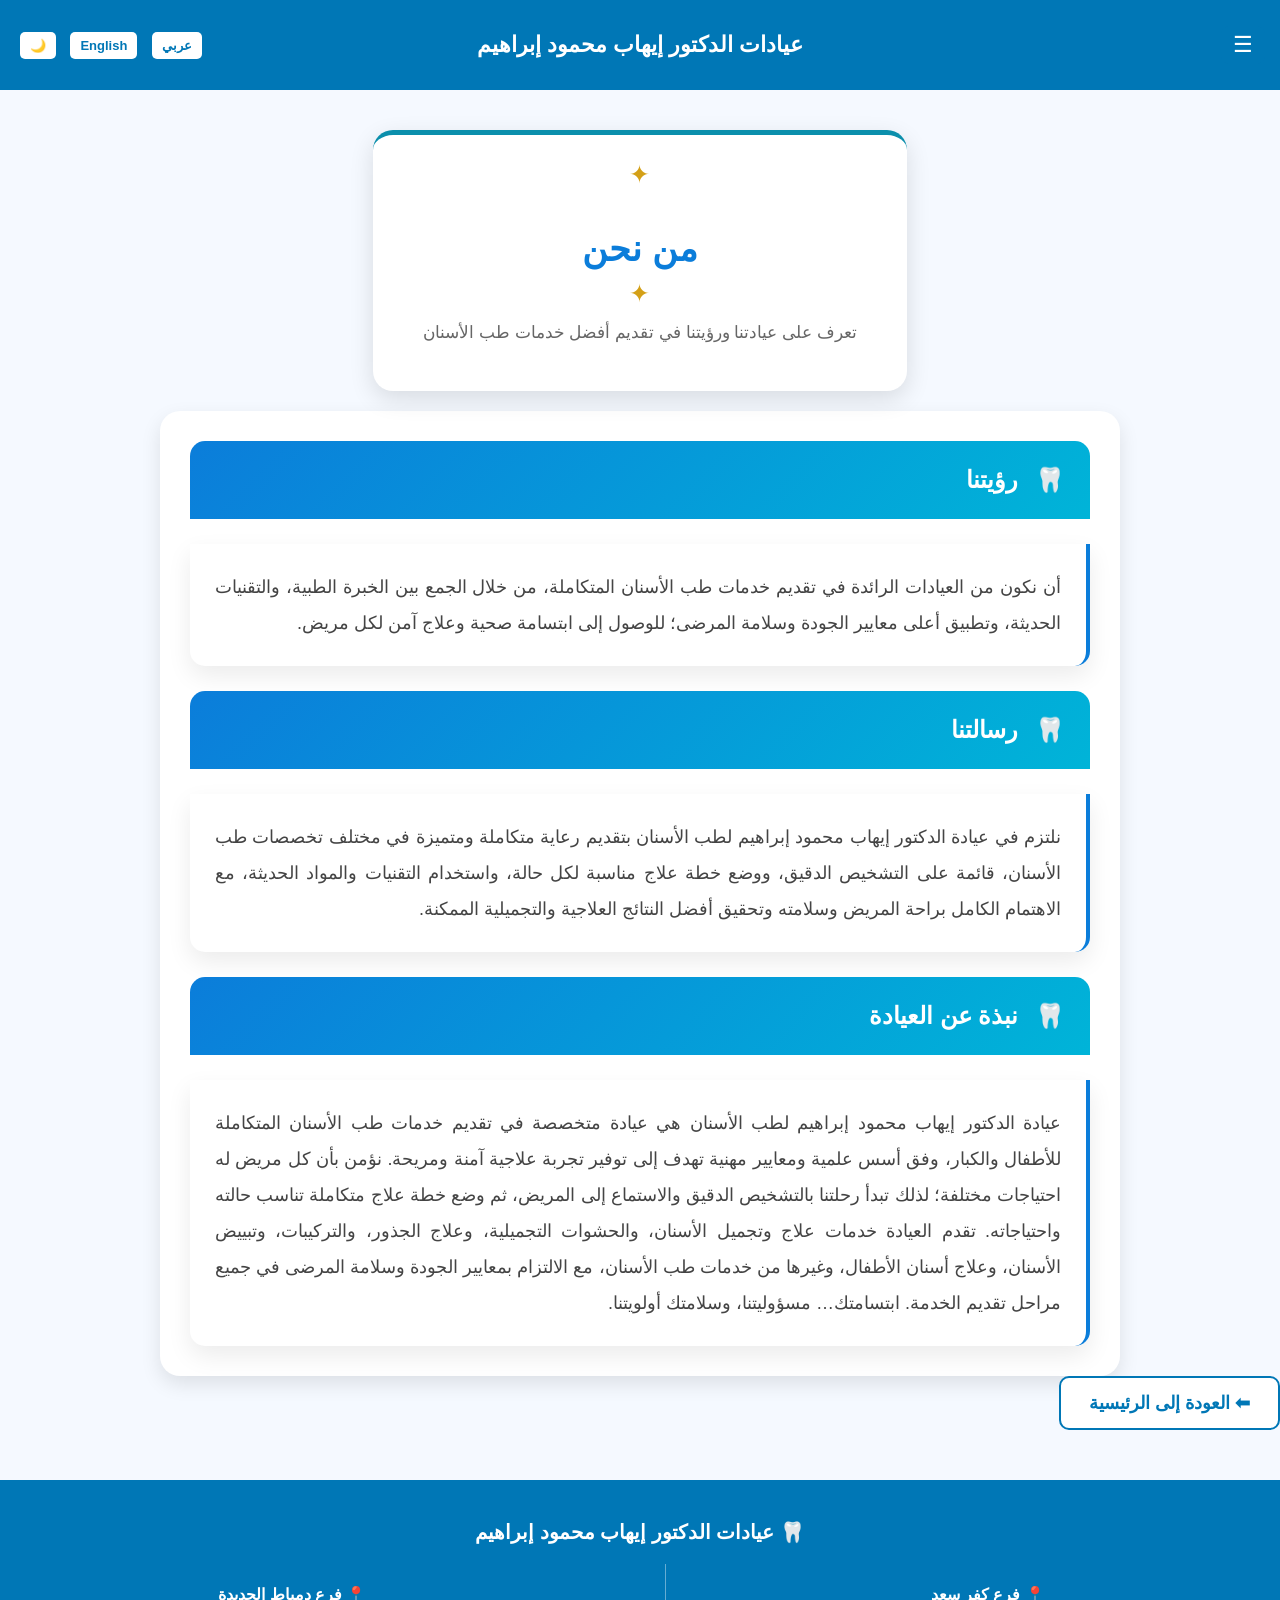
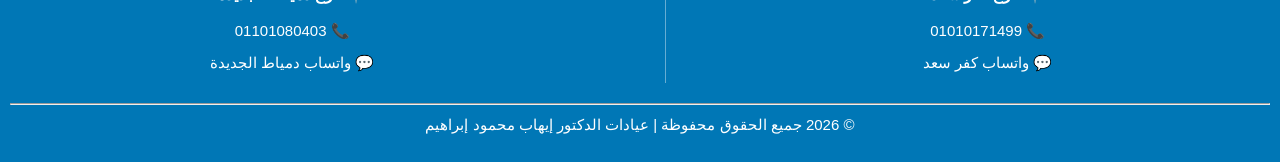
<file: about.html>
<!DOCTYPE html>
<html lang="ar" dir="rtl">

<head>

    <meta charset="UTF-8">
    <meta name="viewport" content="width=device-width, initial-scale=1.0">

    <title>من نحن | دكتور إيهاب محمود إبراهيم لطب الأسنان</title>

<meta name="description" content="تعرف على عيادة أسنان متخصصة تقدم خدمات علاج وتجميل الأسنان للأطفال والكبار في دمياط وكفر سعد.">

<meta name="keywords" content="من نحن, عيادات الدكتور إيهاب محمود إبراهيم, طبيب أسنان دمياط, طبيب أسنان كفر سعد, Dental Clinic">
<meta name="robots" content="index, follow">
<link rel="canonical" href="https://lordehabcom-glitch.github.io/ehab-dental-clinic/about.html">
<meta property="og:title" content="من نحن | عيادات الدكتور إيهاب محمود إبراهيم">

<meta property="og:description" content="تعرف على عيادات الدكتور إيهاب محمود إبراهيم ورسالتها ورؤيتها في تقديم أفضل خدمات طب الأسنان.">

<meta property="og:image" content="https://lordehabcom-glitch.github.io/ehab-dental-clinic/images/hero.jpg">

<meta property="og:url" content="https://lordehabcom-glitch.github.io/ehab-dental-clinic/about.html">
<meta property="og:type" content="website">

<meta property="og:locale" content="ar_EG">
    <link rel="stylesheet" href="css/style.css">

</head>


<body>


<header>


    <h2 id="clinicName" class="clinic-title">
    عيادات الدكتور إيهاب محمود إبراهيم
</h2>


    <div class="menu">

<button class="menu-btn" onclick="toggleMenu()">☰</button>

<div class="menu-content" id="menuContent">

    <a href="index.html" id="homeLink">الرئيسية</a>
    <a href="about.html" id="aboutLink">من نحن</a>
    <a href="services.html" id="servicesLink">الخدمات</a>
    <a href="doctor.html" id="doctorLink">الطبيب</a>
    <a href="contact.html" id="contactLink">تواصل معنا</a>
    <a href="booking.html" id="bookingBtn">احجز موعد</a>

</div>

</div>



    <div class="language">

        <button onclick="changeLanguage('ar')">
            عربي
        </button>


        <button onclick="changeLanguage('en')">
            English
        </button>


        <button id="themeBtn" onclick="toggleTheme()">
            🌙
        </button>

    </div>


</header>





<section class="about-header">

    <div class="about-title-box">
        <span>✦</span>
        <h2 id="aboutTitle">من نحن</h2>
        <span>✦</span>
        <p>تعرف على عيادتنا ورؤيتنا في تقديم أفضل خدمات طب الأسنان</p>
    </div>

</section>


<div class="about-box">

<h3 id="visionTitle">رؤيتنا</h3>

<p id="visionText"></p>


<h3 id="missionTitle">رسالتنا</h3>

<p id="missionText"></p>


<h3 id="aboutClinicTitle">نبذة عن العيادة</h3>

<p id="aboutClinicText"></p>


</div>

</section>
<a href="index.html" class="back-btn">
    ⬅ العودة إلى الرئيسية
</a>



<footer class="footer">

    <h3>🦷 عيادات الدكتور إيهاب محمود إبراهيم</h3>

    <div class="footer-branches">

        <div class="footer-branch">

            <h4>
    <a href="kafr-saad.html">
        📍 فرع كفر سعد
    </a>
</h4>

            <p>
                📞 
                <a href="tel:01010171499">
                    01010171499
                </a>
            </p>

            <p>
                💬 
                <a href="https://wa.me/201010171499" target="_blank">
                    واتساب كفر سعد
                </a>
            </p>

        </div>


        <div class="footer-branch">

           <h4>
    <a href="new-damietta.html">
        📍 فرع دمياط الجديدة
    </a>
</h4>

            <p>
                📞 
                <a href="tel:01101080403">
                    01101080403
                </a>
            </p>

            <p>
                💬 
                <a href="https://wa.me/201101080403" target="_blank">
                    واتساب دمياط الجديدة
                </a>
            </p>

        </div>

    </div>

    <hr>

    <p>
        © 2026 جميع الحقوق محفوظة | عيادات الدكتور إيهاب محمود إبراهيم
    </p>

</footer>


<script src="js/script.js"></script>

<button id="scrollTopBtn" onclick="scrollToTop()">
⬆
</button>
</body>
</html>
</file>
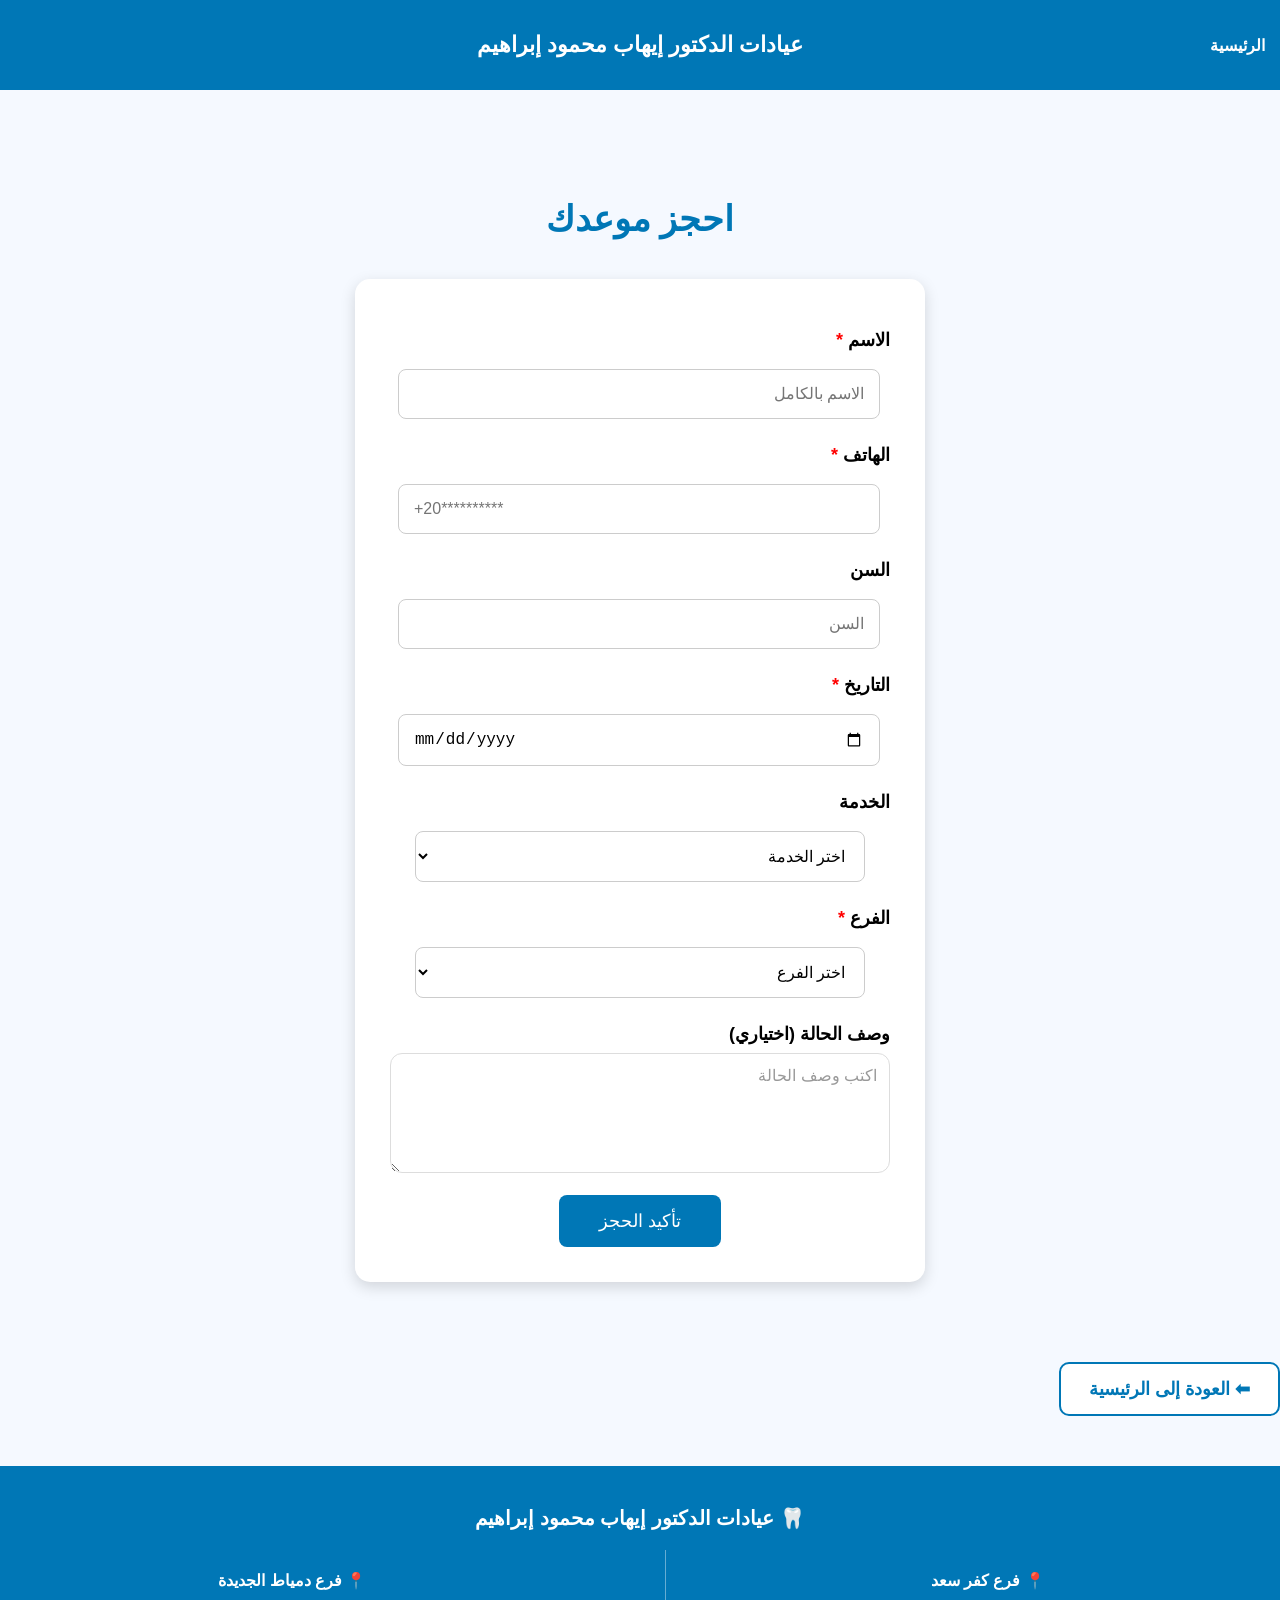
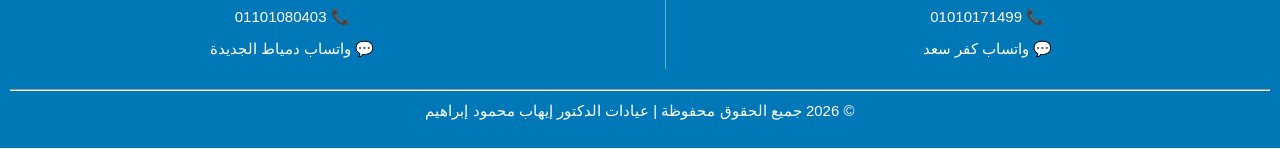
<file: booking.html>
<!DOCTYPE html>
<html lang="ar" dir="rtl">

<head>

<meta charset="UTF-8">
<meta name="viewport" content="width=device-width, initial-scale=1.0">

<title>احجز موعد | عيادات الدكتور إيهاب محمود إبراهيم</title>

<meta name="description" content="احجز موعدك بسهولة في عيادات الدكتور إيهاب محمود إبراهيم لطب الأسنان بفرعي كفر سعد ودمياط الجديدة.">

<meta name="keywords" content="حجز موعد, طبيب أسنان, عيادات الدكتور إيهاب محمود إبراهيم, دمياط, كفر سعد, Dental Clinic">

<meta name="robots" content="index, follow">

<meta name="author" content="Dr. Ehab Mahmoud Ibrahim Clinics">

<link rel="canonical" href="https://lordehabcom-glitch.github.io/ehab-dental-clinic/booking.html">

<meta property="og:title" content="احجز موعد | عيادات الدكتور إيهاب محمود إبراهيم">

<meta property="og:description" content="احجز موعدك الآن في عيادات الدكتور إيهاب محمود إبراهيم لطب الأسنان.">

<meta property="og:image" content="https://lordehabcom-glitch.github.io/ehab-dental-clinic/images/hero.jpg">

<meta property="og:url" content="https://lordehabcom-glitch.github.io/ehab-dental-clinic/booking.html">

<meta property="og:type" content="website">

<meta property="og:locale" content="ar_EG">

<link rel="stylesheet" href="css/style.css">

</head>
<body>

<header>

    <h2 id="clinicName" class="clinic-title">
    عيادات الدكتور إيهاب محمود إبراهيم
</h2>

    <nav>
        <a href="index.html">الرئيسية</a>
    </nav>

</header>

<section class="booking-section">

    <h2>احجز موعدك</h2>

    <form class="booking-form">

        <label>الاسم <span style="color:red">*</span></label>
<input type="text" id="name" placeholder="الاسم بالكامل" required>

<label>الهاتف <span style="color:red">*</span></label>
<input type="tel" id="phone" placeholder="+20**********" required>

<label>السن</label>
<input type="number" id="age" placeholder="السن">

<label>التاريخ <span style="color:red">*</span></label>
<input type="date" id="date" required>
<label>الخدمة</label>
<select id="service">
    <option value="">اختر الخدمة</option>
    <option>الكشف والتشخيص</option>
    <option>تبييض الأسنان</option>
    <option>الحشوات التجميلية</option>
    <option>علاج الجذور وحشو العصب</option>
    <option>تقويم الأسنان</option>
    <option>تركيبات وتيجان الأسنان</option>
    <option>تجميل وتصميم الابتسامة</option>
    <option>الفينير</option>
    <option>علاج اللثة وتنظيف الجير</option>
    <option>زراعة الأسنان</option>
    <option>خلع الأسنان وضروس العقل</option>
    <option>جراحة الوجه والفكين</option>
    <option>  الاطفال</option>
    <option value="other">خدمة أخرى</option>
</select>
<div id="otherServiceBox" style="display:none; margin-top:15px;">
    <label>اكتب اسم الخدمة</label>
    <input type="text" id="otherService" placeholder="اكتب الخدمة المطلوبة">
</div>
<label>الفرع <span style="color:red">*</span></label>

<select id="branch" required>
    <option value="">اختر الفرع</option>
    <option>فرع كفر سعد</option>
    <option>فرع دمياط الجديدة</option>
</select>


<label>وصف الحالة (اختياري)</label>

<textarea id="caseDescription" placeholder="اكتب وصف الحالة"></textarea>
<br><br>
        <button type="button" onclick="sendWhatsApp()">
            تأكيد الحجز
        </button>

    </form>

</section>
<a href="index.html" class="back-btn">
    ⬅ العودة إلى الرئيسية
</a>


<footer class="footer">

    <h3>🦷 عيادات الدكتور إيهاب محمود إبراهيم</h3>

    <div class="footer-branches">

        <div class="footer-branch">

           <h4>
    <a href="kafr-saad.html">
        📍 فرع كفر سعد
    </a>
</h4>

            <p>
                📞 
                <a href="tel:01010171499">
                    01010171499
                </a>
            </p>

            <p>
                💬 
                <a href="https://wa.me/201010171499" target="_blank">
                    واتساب كفر سعد
                </a>
            </p>

        </div>


        <div class="footer-branch">

            <h4>
    <a href="new-damietta.html">
        📍 فرع دمياط الجديدة
    </a>
</h4>

            <p>
                📞 
                <a href="tel:01101080403">
                    01101080403
                </a>
            </p>

            <p>
                💬 
                <a href="https://wa.me/201101080403" target="_blank">
                    واتساب دمياط الجديدة
                </a>
            </p>

        </div>

    </div>

    <hr>

    <p>
        © 2026 جميع الحقوق محفوظة | عيادات الدكتور إيهاب محمود إبراهيم
    </p>

</footer>
<script src="js/script.js"></script>
<button id="scrollTopBtn" onclick="scrollToTop()">
⬆
</button>
</body>
</html>
</file>
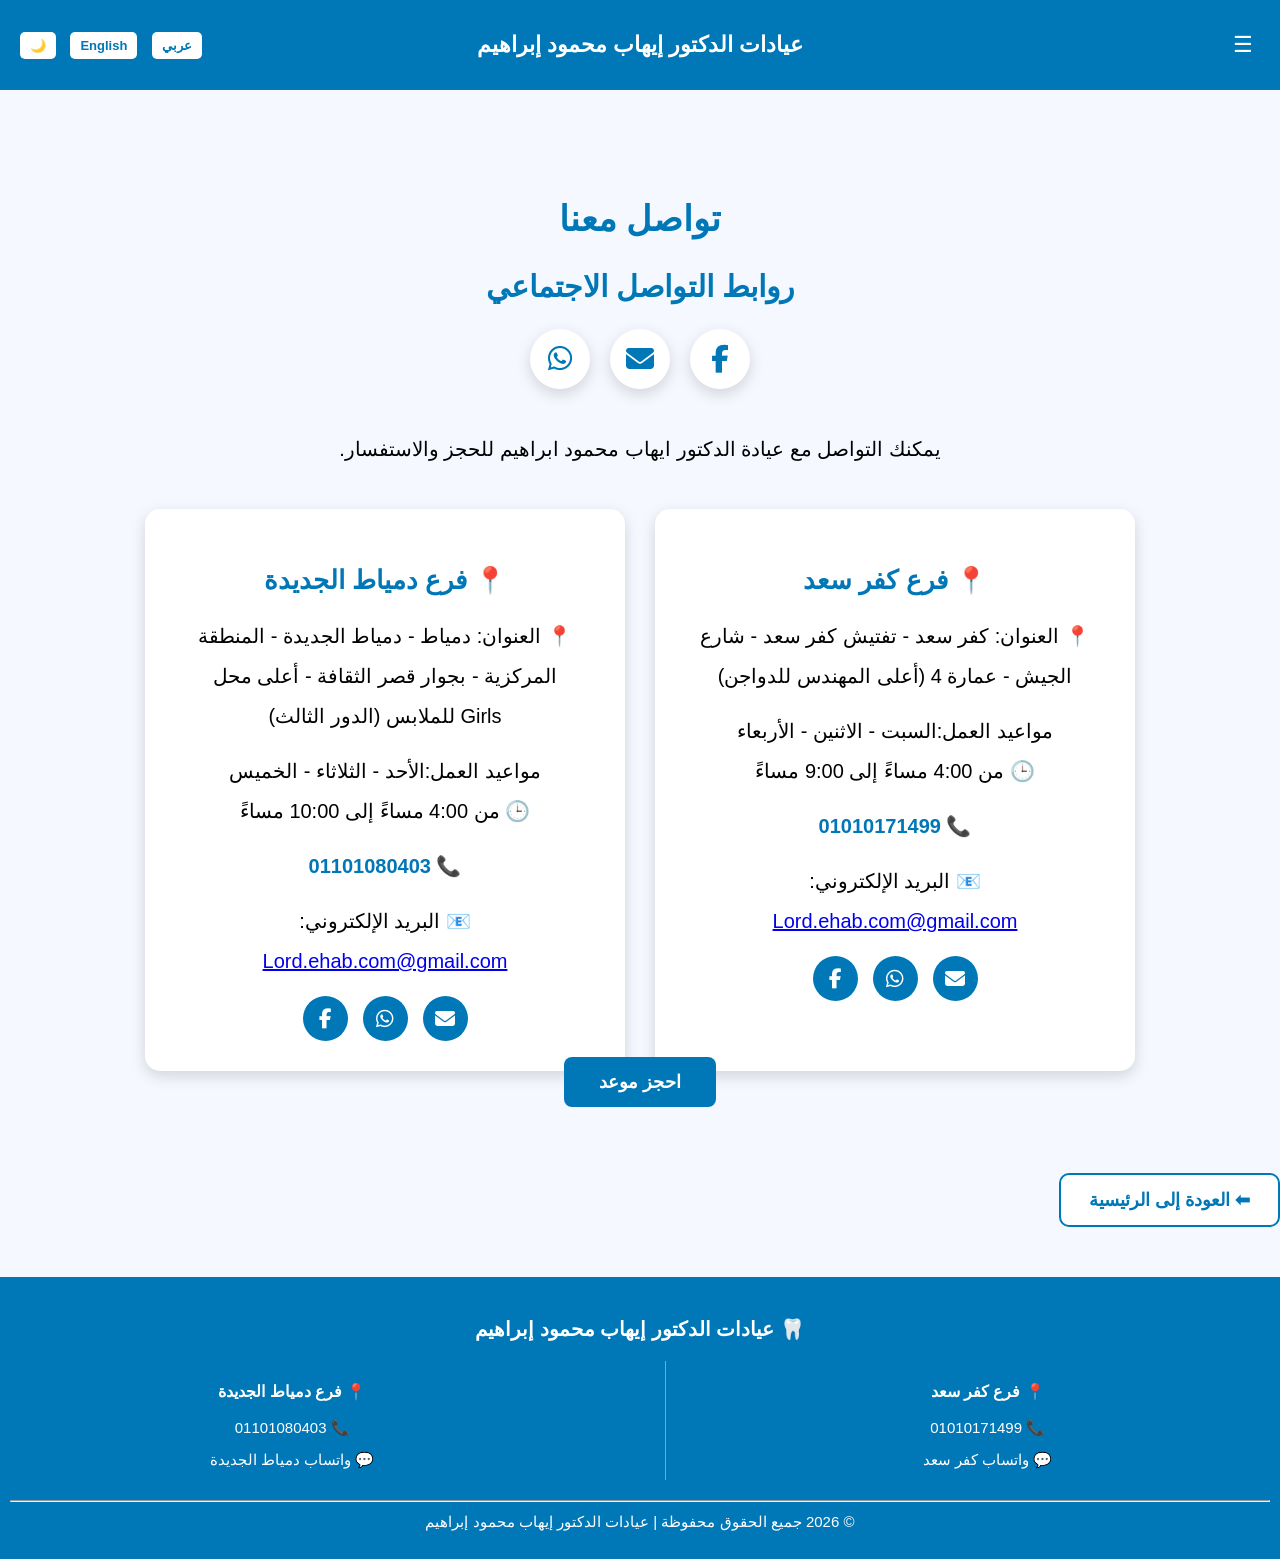
<file: contact.html>
<!DOCTYPE html>
<html lang="ar" dir="rtl">

<head>
<meta charset="UTF-8">
<meta name="viewport" content="width=device-width, initial-scale=1.0">

<title>تواصل معنا | عيادات الدكتور إيهاب محمود إبراهيم</title>

<meta name="description" content="تواصل مع عيادات الدكتور إيهاب محمود إبراهيم لطب الأسنان عبر الهاتف أو واتساب أو البريد الإلكتروني، واحصل على عنوان فرعي كفر سعد ودمياط الجديدة.">

<meta name="keywords" content="تواصل معنا, عيادات الدكتور إيهاب محمود إبراهيم, طبيب أسنان دمياط, طبيب أسنان كفر سعد, واتساب, Dental Clinic">

<meta name="robots" content="index, follow">

<meta name="author" content="Dr. Ehab Mahmoud Ibrahim Clinics">

<link rel="canonical" href="https://lordehabcom-glitch.github.io/ehab-dental-clinic/contact.html">

<meta property="og:title" content="تواصل معنا | عيادات الدكتور إيهاب محمود إبراهيم">

<meta property="og:description" content="يمكنك التواصل مع عيادات الدكتور إيهاب محمود إبراهيم للحجز والاستفسار.">

<meta property="og:image" content="https://lordehabcom-glitch.github.io/ehab-dental-clinic/images/hero.jpg">

<meta property="og:url" content="https://lordehabcom-glitch.github.io/ehab-dental-clinic/contact.html">

<meta property="og:type" content="website">

<meta property="og:locale" content="ar_EG">

<link rel="stylesheet" href="https://cdnjs.cloudflare.com/ajax/libs/font-awesome/6.5.2/css/all.min.css">

<link rel="stylesheet" href="css/style.css">

</head>


<body>


<header>


   <h2 id="clinicName" class="clinic-title">
    عيادات الدكتور إيهاب محمود إبراهيم
</h2>


    <div class="menu">

    <button class="menu-btn" onclick="toggleMenu()">☰</button>

    <div class="menu-content" id="menuContent">

        <a href="index.html" id="homeLink">الرئيسية</a>
        <a href="about.html" id="aboutLink">من نحن</a>
        <a href="services.html" id="servicesLink">الخدمات</a>
        <a href="doctor.html" id="doctorLink">الطبيب</a>
        <a href="contact.html" id="contactLink">تواصل معنا</a>
        <a href="booking.html">احجز موعد</a>

    </div>

</div>



    <div class="language">

        <button onclick="changeLanguage('ar')">
            عربي
        </button>


        <button onclick="changeLanguage('en')">
            English
        </button>


        <button id="themeBtn" onclick="toggleTheme()">
            🌙
        </button>

    </div>


</header>




<section class="contact-section">


    <h2 id="contactTitle">
        تواصل معنا
    </h2>
<h3 class="social-title">
    روابط التواصل الاجتماعي
</h3>
<div class="social-icons">

    <a href="https://www.facebook.com/share/1DNBjy5pjT/" target="_blank" title="فيسبوك">
        <i class="fab fa-facebook-f"></i>
    </a>

    <a href="mailto:Lord.ehab.com@gmail.com" title="الإيميل">
        <i class="fas fa-envelope"></i>
    </a>

    <div class="whatsapp-menu">

    <a href="#" onclick="toggleWhatsapp(event)" title="واتساب">
        <i class="fab fa-whatsapp"></i>
    </a>

    <div class="whatsapp-options" id="whatsappOptions">

        <a href="https://wa.me/201010171499" target="_blank">
            واتساب كفر سعد
        </a>

        <a href="https://wa.me/201101080403" target="_blank">
            واتساب دمياط الجديدة
        </a>

    </div>

</div>

</div>

    <p id="contactDescription">
        يمكنك التواصل مع عيادة الدكتور ايهاب محمود للحجز والاستفسار.
    </p>



<div class="contact-cards">
   <div class="contact-info" id="kafr-saad">

    <h3>📍 فرع كفر سعد</h3>

    <p>
        📍 العنوان: كفر سعد - تفتيش كفر سعد - شارع الجيش - عمارة 4 (أعلى المهندس للدواجن)
    </p>

    <p>
     مواعيد العمل:السبت - الاثنين - الأربعاء
        <br>
       🕒 من 4:00 مساءً إلى 9:00 مساءً
    </p>
   
    <p>
        📞
        <a href="tel:01010171499" class="phone-link">
            01010171499
        </a>
    </p>

    <p>
    📧 البريد الإلكتروني:
    <a href="mailto:Lord.ehab.com@gmail.com">
        Lord.ehab.com@gmail.com
    </a>
</p>

    <div class="branch-icons">

    <a href="mailto:Lord.ehab.com@gmail.com" title="البريد الإلكتروني">
        <i class="fas fa-envelope"></i>
    </a>
<a href="https://wa.me/201010171499" target="_blank" title=" واتساب كفر سعد">
    <i class="fab fa-whatsapp"></i>
</a>
   

    <a href="https://www.facebook.com/share/17uikZDeAR/" target="_blank" title="فيسبوك">
        <i class="fab fa-facebook-f"></i>
    </a>
    </div>
</div>



<div class="contact-info" id="new-damietta">

    <h3>📍 فرع دمياط الجديدة</h3>

    <p>
        📍 العنوان:  دمياط - دمياط الجديدة - المنطقة المركزية - بجوار قصر الثقافة - أعلى محل Girls للملابس (الدور الثالث)
    </p>

    <p>
       مواعيد العمل:الأحد - الثلاثاء - الخميس
        <br>
       🕒 من 4:00 مساءً إلى 10:00 مساءً
    </p>

    <p>
        📞
        <a href="tel:01101080403" class="phone-link">
            01101080403
        </a>
    </p>

    <p>
    📧 البريد الإلكتروني:
    <a href="mailto:Lord.ehab.com@gmail.com">
        Lord.ehab.com@gmail.com
    </a>
</p>
<div class="branch-icons">

    <a href="mailto:Lord.ehab.com@gmail.com" title="البريد الإلكتروني">
        <i class="fas fa-envelope"></i>
    </a>

    <a href="https://wa.me/201101080403" target="_blank" title="واتساب دمياط الجديدة">
        <i class="fab fa-whatsapp"></i>
    </a>

    <a href="https://www.facebook.com/share/1DNBjy5pjT/" target="_blank" title="فيسبوك">
        <i class="fab fa-facebook-f"></i>
    </a>
</div>
</div>

</div>


    <a href="booking.html" class="btn" id="bookingBtn">

        احجز موعد

    </a>



</section>


<a href="index.html" class="back-btn">
    ⬅ العودة إلى الرئيسية
</a>


<footer class="footer">

    <h3>🦷 عيادات الدكتور إيهاب محمود إبراهيم</h3>

    <div class="footer-branches">

        <div class="footer-branch">

            <h4>
    <a href="kafr-saad.html">
        📍 فرع كفر سعد
    </a>
</h4>

            <p>
                📞 
                <a href="tel:01010171499">
                    01010171499
                </a>
            </p>

            <p>
                💬 
                <a href="https://wa.me/201010171499" target="_blank">
                    واتساب كفر سعد
                </a>
            </p>

        </div>


        <div class="footer-branch">

            <h4>
    <a href="new-damietta.html">
        📍 فرع دمياط الجديدة
    </a>
</h4>

            <p>
                📞 
                <a href="tel:01101080403">
                    01101080403
                </a>
            </p>

            <p>
                💬 
                <a href="https://wa.me/201101080403" target="_blank">
                    واتساب دمياط الجديدة
                </a>
            </p>

        </div>

    </div>

    <hr>

    <p>
        © 2026 جميع الحقوق محفوظة | عيادات الدكتور إيهاب محمود إبراهيم
    </p>

</footer>

<script src="js/script.js"></script>

<button id="scrollTopBtn" onclick="scrollToTop()">
⬆
</button>
</body>

</html>
</file>
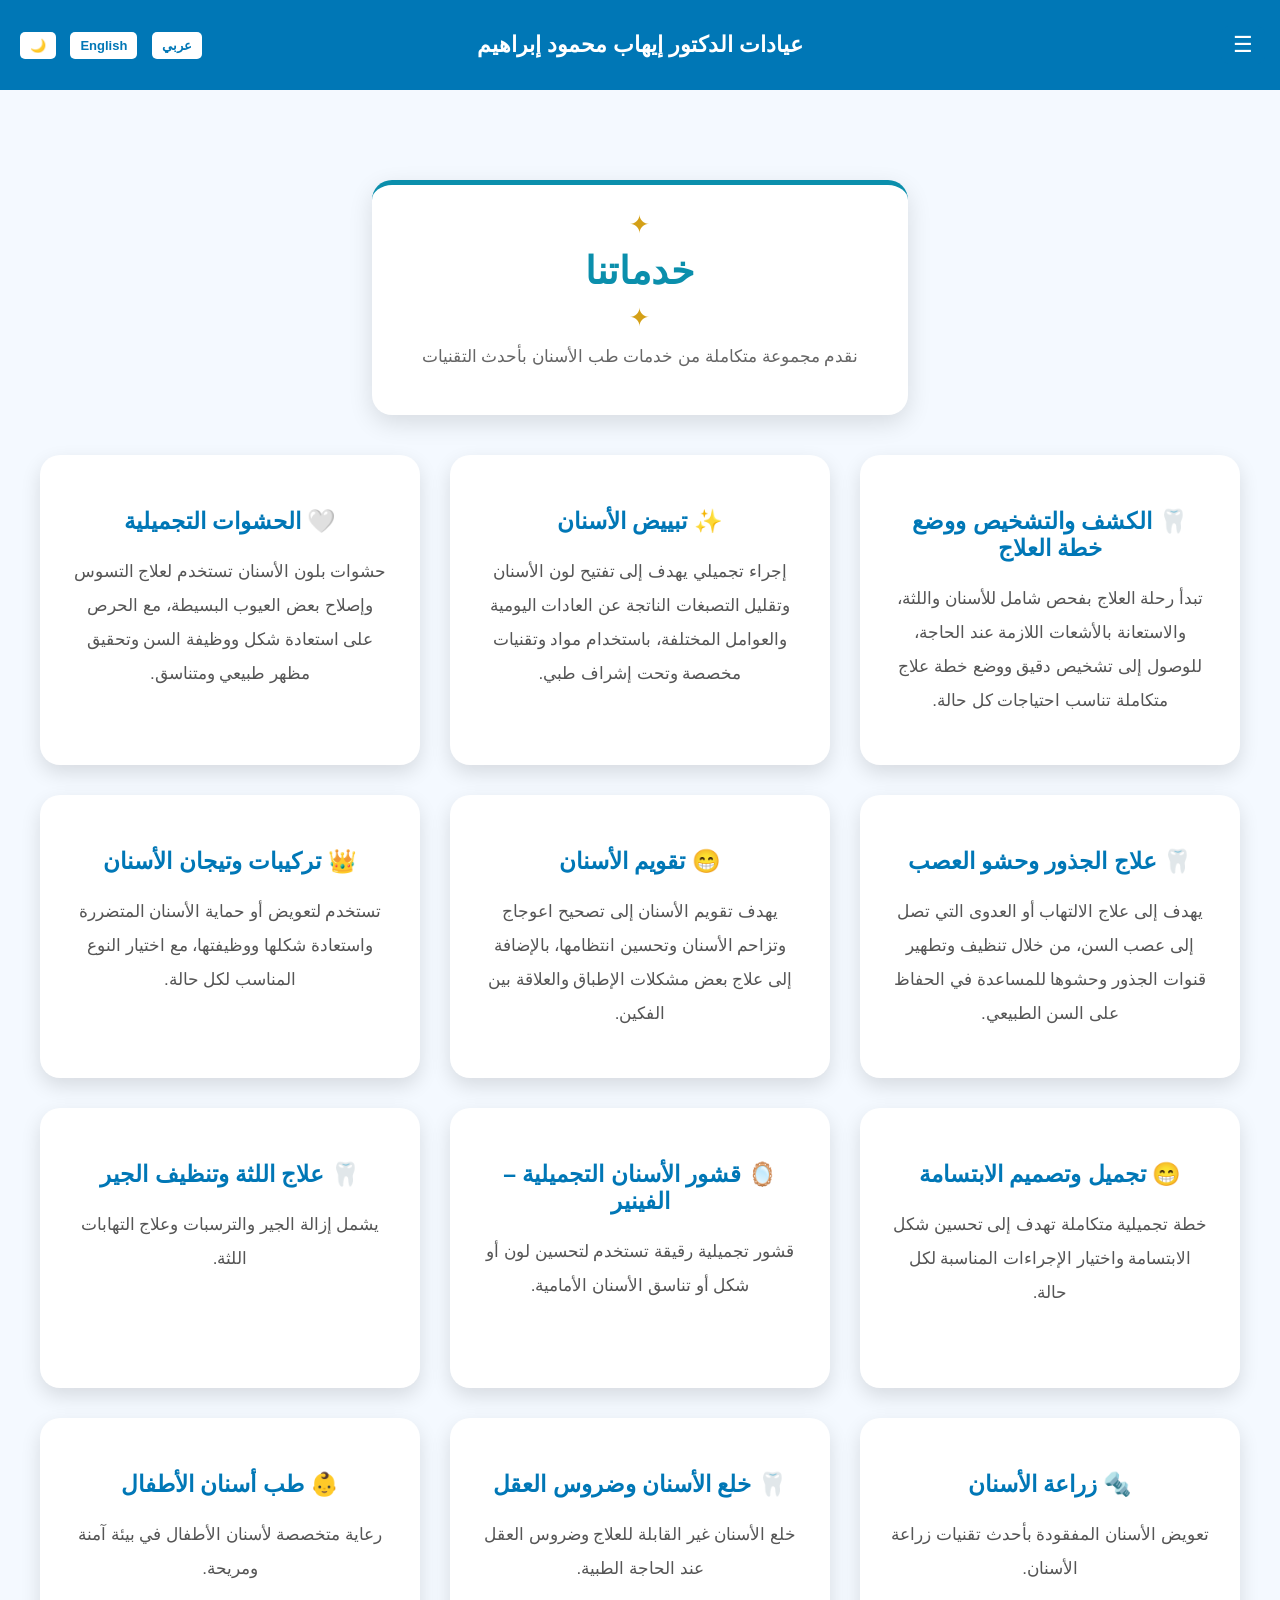
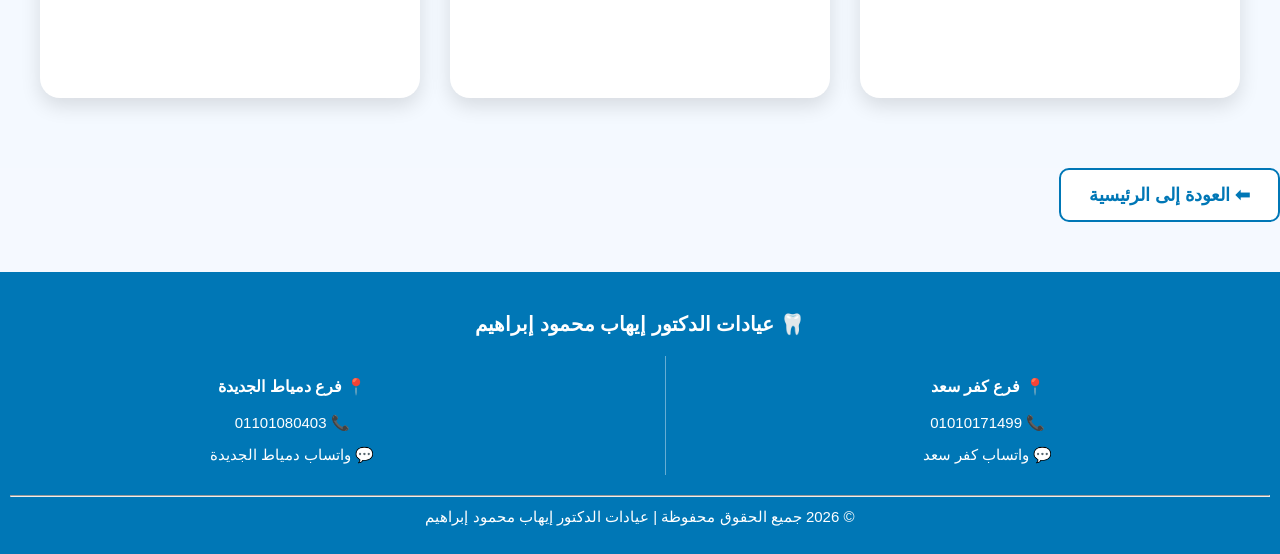
<file: services.html>
<!DOCTYPE html>
<html lang="ar" dir="rtl">

<head>
    <meta charset="UTF-8">
    <meta name="viewport" content="width=device-width, initial-scale=1.0">
    <title>خدمات طب الأسنان | عيادات الدكتور إيهاب محمود إبراهيم</title>
<meta name="description" content="نقدم جميع خدمات طب الأسنان الحديثة: زراعة الأسنان، تقويم الأسنان، تجميل الأسنان، علاج العصب، الحشوات التجميلية، تنظيف الأسنان، وعلاج الأطفال في عيادات الدكتور إيهاب محمود إبراهيم.">

<meta name="keywords" content="خدمات الأسنان, زراعة الأسنان, تقويم الأسنان, علاج العصب, تبييض الأسنان, تجميل الأسنان, طبيب أسنان دمياط, طبيب أسنان كفر سعد">

<meta name="robots" content="index, follow">

<link rel="canonical" href="https://lordehabcom-glitch.github.io/ehab-dental-clinic/services.html">
    <link rel="stylesheet" href="css/style.css">
</head>

<body>


<header>

    <!-- القائمة المنسدلة -->
    <div class="menu">

        <button class="menu-btn" onclick="toggleMenu()">☰</button>

        <div class="menu-content" id="menuContent">

            <a href="index.html" id="homeLink">الرئيسية</a>
            <a href="about.html" id="aboutLink">من نحن</a>
            <a href="services.html" id="servicesLink">الخدمات</a>
            <a href="doctor.html" id="doctorLink">الطبيب</a>
            <a href="contact.html" id="contactLink">تواصل معنا</a>
            <a href="booking.html">احجز موعد</a>

        </div>

    </div>

    <!-- اسم العيادة -->
    <h2 id="clinicName" class="clinic-title">
        عيادات الدكتور إيهاب محمود إبراهيم
    </h2>

    <!-- اللغة والوضع الليلي -->
    <div class="language">

        <button onclick="changeLanguage('ar')">عربي</button>

        <button onclick="changeLanguage('en')">English</button>

        <button id="themeBtn" onclick="toggleTheme()">🌙</button>

    </div>

</header>
<section class="services-section">

    <section class="about-header">

    <div class="about-title-box">
        <span>✦</span>
        <h2 id="servicesTitle">خدماتنا</h2>
        <span>✦</span>
        <p>نقدم مجموعة متكاملة من خدمات طب الأسنان بأحدث التقنيات</p>
    </div>

</section>

   <div class="cards">

<div class="card">
<h3 id="service1">🦷 الكشف والتشخيص ووضع خطة العلاج</h3>
<p id="serviceDesc1">
تبدأ رحلة العلاج بفحص شامل للأسنان واللثة، والاستعانة بالأشعات اللازمة عند الحاجة،
للوصول إلى تشخيص دقيق ووضع خطة علاج متكاملة تناسب احتياجات كل حالة.
</p>
</div>


<div class="card">
<h3 id="service2">✨ تبييض الأسنان</h3>
<p id="serviceDesc2">
إجراء تجميلي يهدف إلى تفتيح لون الأسنان وتقليل التصبغات الناتجة عن العادات اليومية والعوامل المختلفة.
</p>
</div>


<div class="card">
<h3 id="service3">🤍 الحشوات التجميلية</h3>
<p id="serviceDesc3">
حشوات بلون الأسنان تستخدم لعلاج التسوس وإصلاح بعض العيوب البسيطة.
</p>
</div>


<div class="card">
<h3 id="service4">🦷 علاج الجذور وحشو العصب</h3>
<p id="serviceDesc4">
علاج الالتهاب أو العدوى التي تصل إلى عصب السن للحفاظ على السن الطبيعي.
</p>
</div>


<div class="card">
<h3 id="service5">😁 تقويم الأسنان</h3>
<p id="serviceDesc5">
تصحيح اعوجاج وتزاحم الأسنان وتحسين انتظامها.
</p>
</div>


<div class="card">
<h3 id="service6">👑 تركيبات وتيجان الأسنان</h3>
<p id="serviceDesc6">
تعويض أو حماية الأسنان المتضررة واستعادة شكلها ووظيفتها.
</p>
</div>


<div class="card">
<h3 id="service7">😁 تجميل وتصميم الابتسامة</h3>
<p id="serviceDesc7">
خطة تجميلية متكاملة لتحسين شكل الابتسامة.
</p>
</div>


<div class="card">
<h3 id="service8">🪞 قشور الأسنان التجميلية – الفينير</h3>
<p id="serviceDesc8">
قشور تجميلية رقيقة لتحسين لون وشكل الأسنان الأمامية.
</p>
</div>


<div class="card">
<h3 id="service9">🦷 علاج اللثة وتنظيف الجير</h3>
<p id="serviceDesc9">
إزالة الجير وعلاج التهابات اللثة.
</p>
</div>


<div class="card">
<h3 id="service10">🔩 زراعة الأسنان</h3>
<p id="serviceDesc10">
تعويض الأسنان المفقودة بأحدث تقنيات زراعة الأسنان.
</p>
</div>


<div class="card">
<h3 id="service11">🦷 خلع الأسنان وضروس العقل</h3>
<p id="serviceDesc11">
خلع الأسنان غير القابلة للعلاج وضروس العقل عند الحاجة الطبية.
</p>
</div>


<div class="card">
<h3 id="service12">👶 طب أسنان الأطفال</h3>
<p id="serviceDesc12">
رعاية متخصصة لأسنان الأطفال في بيئة آمنة ومريحة.
</p>
</div>

</div>



</div>


    </div>

</section>
<a href="index.html" class="back-btn">
    ⬅ العودة إلى الرئيسية
</a>
</section>

<footer class="footer">

    <h3>🦷 عيادات الدكتور إيهاب محمود إبراهيم</h3>

    <div class="footer-branches">

        <div class="footer-branch">

            <h4>
    <a href="kafr-saad.html">
        📍 فرع كفر سعد
    </a>
</h4>

            <p>
                📞 
                <a href="tel:01010171499">
                    01010171499
                </a>
            </p>

            <p>
                💬 
                <a href="https://wa.me/201010171499" target="_blank">
                    واتساب كفر سعد
                </a>
            </p>

        </div>


        <div class="footer-branch">

            <h4>
    <a href="new-damietta.html">
        📍 فرع دمياط الجديدة
    </a>
</h4>

            <p>
                📞 
                <a href="tel:01101080403">
                    01101080403
                </a>
            </p>

            <p>
                💬 
                <a href="https://wa.me/201101080403" target="_blank">
                    واتساب دمياط الجديدة
                </a>
            </p>

        </div>

    </div>

    <hr>

    <p>
        © 2026 جميع الحقوق محفوظة | عيادات الدكتور إيهاب محمود إبراهيم
    </p>

</footer>
<script src="js/script.js"></script>
<button id="scrollTopBtn" onclick="scrollToTop()">
⬆
</button>
</body>
</html>
</file>
<file: css/style.css>
body{
    background-color:#f5f9ff;
    font-family:Arial, sans-serif;
    margin:0;
    padding:0;
}


/* Header */

header{
    display:flex;
    align-items:center;
    justify-content:space-between;
    padding:15px 20px;
    background:#0077b6;
    position:relative;
    min-height:80px;
    overflow:visible;
}

header h2{
    margin:0;
}

nav a{
    color:white;
    text-decoration:none;
    margin-left:20px;
    font-weight:bold;
    transition:.3s;
}

nav a:hover{
    color:#ffd60a;
}

/* Hero */

.hero{
    background:
        linear-gradient(rgba(0,119,182,.55), rgba(0,119,182,.55)),
        url("../images/hero.jpg");

    background-size:cover;
    background-position:center;
    background-repeat:no-repeat;

    min-height:85vh;

    display:flex;
    flex-direction:column;
    justify-content:center;
    align-items:center;

    text-align:center;
    padding:140px 20px;
}

.hero h1{
    font-size:32px;
    color:white;
    margin-bottom:20px;
    animation:fadeDown 1s ease;
}

.hero p{
    font-size:22px;
    color:white;
    margin-bottom:30px;
    animation:fadeUp 1.2s ease;
}

/* Button */

.btn{
    background:#0077b6;
    color:white;
    text-decoration:none;
    padding:15px 35px;
    border-radius:8px;
    font-size:18px;
    font-weight:bold;
    transition:.3s;
}

.btn:hover{
    background:#023e8a;
    transform:scale(1.05);
}

/* Language Buttons */

.language button{
    background:white;
    color:#0077b6;
    border:none;
    padding:8px 15px;
    margin:5px;
    border-radius:5px;
    cursor:pointer;
    font-weight:bold;
    transition:.3s;
}

.language button:hover{
    background:#caf0f8;
}

/* Services */

.services-section{
    padding:80px 10%;
    text-align:center;
}

.services-section h2{
    font-size:35px;
    margin-bottom:40px;
    color:#0077b6;
}

.cards{
    display:grid;
    grid-template-columns:repeat(3,1fr);
    gap:30px;
    padding:20px;
}

.card{
    background:white;
    padding:30px;
    border-radius:20px;
    box-shadow:0 8px 20px rgba(0,0,0,.12);
    transition:.3s;
    min-height:220px;
}

.card h3{
    color:#0077b6;
    font-size:23px;
    margin-bottom:20px;
}

.card p{
    font-size:17px;
    line-height:2;
    color:#555;
}

.card:hover{
    transform:translateY(-10px);
}

/* Booking */

.booking-section{
    padding:80px 10%;
    text-align:center;
    background:#f5f9ff;
}

.booking-section h2{
    font-size:35px;
    color:#0077b6;
    margin-bottom:40px;
}

.booking-form{
    background:white;
    max-width:500px;
    margin:auto;
    padding:35px;
    border-radius:15px;
    box-shadow:0 5px 15px rgba(0,0,0,.15);
}

.booking-form input{
    width:90%;
    padding:15px;
    margin:10px;
    border:1px solid #ccc;
    border-radius:8px;
    font-size:16px;
}

.booking-form button{
    background:#0077b6;
    color:white;
    border:none;
    padding:15px 40px;
    border-radius:8px;
    font-size:18px;
    cursor:pointer;
    transition:.3s;
}

.booking-form button:hover{
    background:#023e8a;
    transform:scale(1.05);
}

/* Dark Mode */

.dark{
    background:#1a1a1a;
    color:white;
}

.dark header{
    background:#222;
}

.dark .hero{
    background:
        linear-gradient(rgba(0,0,0,.65), rgba(0,0,0,.65)),
        url("../images/hero.jpg");

    background-size:cover;
    background-position:center;
    background-repeat:no-repeat;
}

.dark .hero h1,
.dark .hero p{
    color:white;
}

.dark .services-section{
    background:#1a1a1a;
}

.dark .card{
    background:#333;
    color:white;
}

.dark .booking-section{
    background:#1a1a1a;
}

.dark .booking-form{
    background:#333;
}

.dark .booking-form input{
    background:#444;
    color:white;
    border:none;
}

.dark .btn{
    background:#0077ff;
}

/* Animations */

@keyframes fadeDown{
    from{
        opacity:0;
        transform:translateY(-50px);
    }
    to{
        opacity:1;
        transform:translateY(0);
    }
}

@keyframes fadeUp{
    from{
        opacity:0;
        transform:translateY(50px);
    }
    to{
        opacity:1;
        transform:translateY(0);
    }
}

@keyframes zoomIn{
    from{
        opacity:0;
        transform:scale(.5);
    }
    to{
        opacity:1;
        transform:scale(1);
    }
}
.doctor-container {
    display: flex;
    align-items: center;
    justify-content: center;
    gap: 40px;
    padding: 50px;
}

.doctor-image {
    width: 180px;
    height: 180px;
    border-radius: 50%;
}

.doctor-info {
    max-width: 600px;
    text-align: right;
}

.doctor-info p {
    font-size: 18px;
    line-height: 2;
}
/* Contact */

.contact-section{
    padding:80px 10%;
    text-align:center;
}

.contact-section h2{
    font-size:35px;
    color:#0077b6;
    margin-bottom:30px;
}

.contact-section p{
    font-size:20px;
    line-height:2;
}

.contact-info{
    background:white;
    max-width:500px;
    margin:30px auto;
    padding:30px;
    border-radius:15px;
    box-shadow:0 5px 15px rgba(0,0,0,.15);
}

.contact-info p{
    margin:15px;
}
.clinic-title{
    position:absolute;
    left:50%;
    transform:translateX(-50%);
    margin:0;
    color:white;
    font-size:28px;
    font-weight:bold;
    white-space:nowrap;
    z-index:1;
}
/* القائمة المنسدلة */

.menu{
    position: relative;
}

.menu-btn{
    background:#0077b6;
    color:white;
    border:none;
    font-size:28px;
    cursor:pointer;
    padding:8px 15px;
    border-radius:8px;
}

.menu-content{
    display:none;
    position:absolute;
    top:50px;
    right:0;
    background:white;
    min-width:260px;
    width:max-content;
    border-radius:10px;
    box-shadow:0 8px 20px rgba(0,0,0,.2);
    overflow:hidden;
    z-index:999;
}
.menu-content a{
    display:block;
    padding:15px 20px;
    color:#0077b6;
    text-decoration:none;
    font-weight:bold;
    white-space:nowrap;
    transition:.3s;
}

.menu-content a:hover{
    background:#caf0f8;
}

.menu-content.show{
    display:block;
}

.dark .menu-content{
    background:#333;
}

.dark .menu-content a{
    color:white;
}

.dark .menu-content a:hover{
    background:#444;
}
#menuBookingBtn{
    background:#0077b6;
    color:white;
    text-decoration:none;
    padding:15px 20px;
    border-radius:8px;
    display:block;
    margin:10px;
    text-align:center;
}

#menuBookingBtn:hover{
    background:#023e8a;
}
@media(max-width:900px){

    .cards{
        grid-template-columns:repeat(2,1fr);
    }

}


@media(max-width:600px){

    .cards{
        grid-template-columns:1fr;
    }

}


/* Clinics Cards */
.clinic-cards{
    display:flex;
    justify-content:center;
    align-items:center;
    gap:40px;
   flex-wrap:wrap;
}

.clinic-card{
    width:350px;
    height:220px;
    border-radius:20px;
    overflow:hidden;
    cursor:pointer;
    display:flex;
    flex-direction:column;
    justify-content:center;
    align-items:center;
    text-align:center;
    color:white;
    background-size:cover;
    background-position:center;
    box-shadow:0 8px 20px rgba(0,0,0,.25);
    transition:.3s;
}

.clinic-card h3{
    font-size:30px;
    margin-bottom:15px;
}

.clinic-card p{
    font-size:20px;
}

.clinic-card:hover{
    transform:scale(1.05);
}

.kafr{
    background-image:linear-gradient(rgba(0,0,0,.4),rgba(0,0,0,.4)),
    url("../images/kafr.jpg");
}

.new-damietta{
    background-image:linear-gradient(rgba(0,0,0,.4),rgba(0,0,0,.4)),
    url("../images/new-damietta.jpg");
}
@media(max-width:600px){

    .clinic-cards{
        flex-direction:column;
    }

}
.kafr-page{
    min-height:100vh;
    background:
    linear-gradient(rgba(0,0,0,.5),rgba(0,0,0,.5)),
    url("../images/kafr.jpg");

    background-size:cover;
    background-position:center;

    display:flex;
    flex-direction:column;
    justify-content:center;
    align-items:center;

    color:white;
    text-align:center;
    padding:40px;
}

.kafr-page .contact-info{
    background:rgba(255,255,255,.85);
    color:#333;
    padding:40px;
    border-radius:20px;
    max-width:600px;
    backdrop-filter:blur(5px);
}

.kafr-page h2{
    color:white;
    font-size:40px;
    margin-bottom:30px;
}
.kafr-page.contact-section{
    padding:0;
}
.kafr-page.contact-section h2{
    color:white;
    font-size:45px;
    margin-bottom:30px;
    text-align:center;
    width:100%;
}


.kafr-page h2{
    width:100%;
    text-align:center;
    position:relative;
    left:auto;
    transform:none;
}
.location-btn{
    display:block;
    margin-top:20px;
    background:#00b4d8;
    color:white;
    text-decoration:none;
    padding:12px 25px;
    border-radius:10px;
    font-weight:bold;
    transition:.3s;
}

.location-btn:hover{
    background:#0077b6;
    transform:scale(1.05);
}
.phone-link{
    color:#0077b6;
    text-decoration:none;
    font-weight:bold;
}

.phone-link:hover{
    color:#023e8a;
}


.whatsapp-btn{
    display:inline-block;
    margin-top:15px;
    background:#25D366;
    color:white;
    text-decoration:none;
    padding:12px 25px;
    border-radius:10px;
    font-weight:bold;
    transition:.3s;
}

.whatsapp-btn:hover{
    transform:scale(1.05);
    background:#128C7E;
}
/* زر واتساب العائم */

.floating-whatsapp{
    position:fixed;
    bottom:25px;
    right:25px;
    width:65px;
    height:65px;
    background:#25D366;
    color:white;
    border-radius:50%;
    display:flex;
    justify-content:center;
    align-items:center;
    font-size:32px;
    text-decoration:none;
    box-shadow:0 6px 15px rgba(0,0,0,.3);
    transition:.3s;
    z-index:9999;
}

.floating-whatsapp:hover{
    transform:scale(1.1);
    background:#128C7E;
}
.back-btn{
    display:inline-block;
    background:#ffffff;
    color:#0077b6;
    text-decoration:none;
    padding:14px 28px;
    border-radius:10px;
    font-size:18px;
    font-weight:bold;
    border:2px solid #0077b6;
    transition:.3s;
}

.back-btn:hover{
    background:#0077b6;
    color:white;
    transform:scale(1.05);
}
/* Footer */

/* ===== Footer ===== */

.footer{
    background:#0077b6;
    color:white;
    text-align:center;
    padding:20px 10px;
    margin-top:50px;
}

.footer h3{
    font-size:20px;
    margin-bottom:8px;
}

.footer p{
    font-size:15px;
    margin:5px 0;
    line-height:1.6;
}
#scrollTopBtn{
    position:fixed;
    bottom:20px;
    left:20px;
    width:50px;
    height:50px;
    border:none;
    border-radius:50%;
    background:#0077b6;
    color:white;
    font-size:22px;
    cursor:pointer;
    display:none;
    box-shadow:0 4px 10px rgba(0,0,0,.3);
    transition:.3s;
    z-index:1000;
}

#scrollTopBtn:hover{
    background:#023e8a;
    transform:scale(1.1);
}
.new-damietta-page{
    min-height:100vh;
    background:
    linear-gradient(rgba(0,0,0,.5),rgba(0,0,0,.5)),
    url("../images/new-damietta.jpg");

    background-size:cover;
    background-position:center;

    display:flex;
    flex-direction:column;
    justify-content:center;
    align-items:center;

    color:white;
    text-align:center;
    padding:40px;
}

.new-damietta-page .contact-info{
    background:rgba(255,255,255,.85);
    color:#333;
    padding:40px;
    border-radius:20px;
    max-width:600px;
    backdrop-filter:blur(5px);
}

.new-damietta-page h2{
    color:white;
    font-size:45px;
    margin-bottom:30px;
}

.floating-phone{
    position:fixed;
    bottom:20px;
    right:90px;   /* يخليه جنب زر الواتساب */
    width:60px;
    height:60px;
    background:#0077b6;
    color:white;
    border-radius:50%;
    display:flex;
    justify-content:center;
    align-items:center;
    text-decoration:none;
    font-size:28px;
    box-shadow:0 5px 15px rgba(0,0,0,.3);
    transition:.3s;
    z-index:999;
}

.floating-phone:hover{
    transform:scale(1.1);
    background:#023e8a;
}

.footer-branches{
    display: flex;
    justify-content: center;
    align-items: flex-start;
    gap: 50px;
    margin: 20px 0;
}

.footer-branch{
    flex: 1;
    text-align: center;
}

.footer-branch:first-child{
    border-left: 1px solid rgba(255,255,255,0.4);
    padding-left: 40px;
}

.footer-branch:last-child{
    padding-right: 40px;
}

.footer-branch h4{
    margin-bottom: 15px;
}

.footer-branch p{
    margin: 8px 0;
}
.footer a,
.footer a:link,
.footer a:visited,
.footer a:hover,
.footer a:active{
    color: white !important;
    text-decoration: none;
}
/* Social Icons */

.social-icons{
    display: flex;
    justify-content: center;
    gap: 20px;
    margin: 25px 0 40px;
}

.social-icons a{
    width: 60px;
    height: 60px;
    background: white;
    color: #0077b6;
    border-radius: 50%;
    display: flex;
    justify-content: center;
    align-items: center;
    text-decoration: none;
    font-size: 28px;
    box-shadow: 0 5px 15px rgba(0,0,0,.15);
    transition: .3s;
}

.social-icons a:hover{
    background: #0077b6;
    color: white;
    transform: scale(1.1);
}
.social-title{
    text-align: center;
    font-size: 30px;
    color: #0077b6;
    margin-top: 20px;
    margin-bottom: 20px;
}
.contact-cards{
    display: flex;
    justify-content: center;
    gap: 30px;
    flex-wrap: wrap;
    margin-top: 40px;
}

.contact-cards .contact-info{
    width: 420px;
    margin: 0;
    max-width: none;
}
.contact-info h3{
    color:#0077b6;
    font-size:26px;
    margin-bottom:20px;
}

.contact-info{
    transition:0.3s;
}

.contact-info:hover{
    transform:translateY(-8px);
    box-shadow:0 10px 25px rgba(0,0,0,.18);
}


.branch-icons{
    display: flex;
    justify-content: center;
    gap: 15px;
    margin-top: 15px;
}

.branch-icons a{
    width:45px;
    height:45px;
    display:flex;
    justify-content:center;
    align-items:center;
    border-radius:50%;
    background:#0077b6;
    color:white;
    text-decoration:none;
    font-size:20px;
    transition:.3s;
}

.branch-icons a:hover{
    background:#023e8a;
    transform:scale(1.1);
}

.whatsapp-menu{
    position: relative;
}

.whatsapp-options{
    display: none;
    position: absolute;
    top: 45px;
    right: 0;
    background: white;
    padding: 10px;
    border-radius: 10px;
    box-shadow: 0 3px 10px #999;
   width: 200px;
   box-sizing: border-box;
    z-index: 100;
}



.whatsapp-options.show{
    opacity: 1;
    visibility: visible;
    transform: translateY(0);
}
.whatsapp-options a{
    display: block;
    padding: 10px;
    margin-bottom: 8px;
    text-decoration: none;
    color: #333;
    white-space: nowrap;
}
.whatsapp-options a:hover{
    background: #f1f1f1;
}

.whatsapp-options.show{
    display: block;
}
.booking-form label{
    display:block;
    text-align:right;
    margin:15px 0 8px;
    font-size:18px;
    font-weight:bold;
}

.booking-form select{
    width:90%;
    padding:15px;
    margin:10px;
    border:1px solid #ccc;
    border-radius:8px;
    font-size:16px;
    background:white;
}
#caseDescription {
    width: 100%;
    height: 120px;
    padding: 12px;
    border: 1px solid #ddd;
    border-radius: 12px;
    font-size: 16px;
    font-family: Arial, sans-serif;
    resize: vertical;
    box-sizing: border-box;
    background-color: #fff;
    transition: 0.3s;
}

#caseDescription:focus {
    border-color: #2aa7c9;
    outline: none;
    box-shadow: 0 0 8px rgba(42,167,201,0.25);
}

#caseDescription::placeholder {
    color: #999;
}
/* About Page */

.about-box {
    max-width: 900px;
    margin: 40px auto;
    padding: 30px;
}


.about-box h3 {
    color: #0b7dda;
    font-size: 24px;
    margin-top: 25px;
    margin-bottom: 15px;
}


.about-box p {
    background: white;
    padding: 25px;
    border-radius: 15px;
    line-height: 2;
    font-size: 17px;
    box-shadow: 0 5px 15px rgba(0,0,0,0.08);
    margin-bottom: 25px;
    border-right: 5px solid #0b7dda;
}


body.dark .about-box p {
    background: #1e1e1e;
    color: white;
}


#aboutTitle {
    text-align: center;
    font-size: 35px;
    margin-top: 40px;
    color: #0b7dda;
}
/* About Page */

.about-box {
    background: white;
    padding: 30px;
    margin: 30px auto;
    width: 85%;
    border-radius: 20px;
    box-shadow: 0 8px 20px rgba(0,0,0,0.1);
    line-height: 2;
}


.about-box h3 {
    color: #0b7dda;
    margin-top: 25px;
    font-size: 24px;
}


.about-box p {
    font-size: 17px;
    color: #444;
    text-align: justify;
}


.services-section h2 {
    text-align: center;
    color: #0b7dda;
    font-size: 32px;
    margin-top: 40px;
}
.about-box h3::before {
    content: "🦷";
    margin-left: 10px;
}


.about-box p {
    background: #f8fbff;
    padding: 15px;
    border-radius: 12px;
    border-right: 4px solid #0b7dda;
}
/* تصميم صفحة من نحن بشكل احترافي */

.services-section {
    padding: 50px 20px;
    background: #f4f9ff;
}


.services-section h2 {
    color: #0b7dda;
    font-size: 35px;
    text-align: center;
    margin-bottom: 40px;
}


.about-box {
    width: 85%;
    margin: auto;
    display: grid;
    gap: 25px;
}


.about-box h3 {
    background: linear-gradient(135deg,#0b7dda,#00b4d8);
    color: white;
    padding: 15px 25px;
    border-radius: 15px 15px 0 0;
    margin: 0;
    font-size: 24px;
}


.about-box p {
    background: white;
    padding: 25px;
    margin: 0;
    border-radius: 0 0 15px 15px;
    box-shadow: 0 10px 25px rgba(0,0,0,0.08);
    color: #444;
    font-size: 18px;
    line-height: 2;
}


.about-box h3::before {
    content: "🦷 ";
}


.about-box > * {
    transition: 0.3s;
}


.about-box h3:hover {
    transform: translateY(-3px);
}
/* عنوان من نحن */

.services-section h2 {
    text-align: center;
    font-size: 42px;
    font-weight: 800;
    color: #123c69;
    margin-bottom: 50px;
    position: relative;
}


.services-section h2 span {
    background: linear-gradient(90deg,#0b7dda,#00b4d8);
    -webkit-background-clip: text;
    -webkit-text-fill-color: transparent;
}

.about-header{
    text-align:center;
    padding:40px 20px 20px;
}

.about-title-box{
    display:inline-block;
    background:white;
    padding:25px 50px;
    border-radius:20px;
    box-shadow:0 8px 25px rgba(0,0,0,0.12);
    border-top:5px solid #0b8fac;
}

.about-title-box h2{
    color:#0b8fac;
    font-size:38px;
    margin:10px 0;
}

.about-title-box span{
    color:#d4a017;
    font-size:25px;
}

.about-title-box p{
    color:#666;
    font-size:17px;
    margin-top:10px;
}
/* ضبط الموقع لكل الشاشات */

html{
    font-size:16px;
}

body{
    overflow-x:hidden;
}

h1{
    font-size:clamp(30px, 5vw, 50px);
}

h2{
    font-size:clamp(24px, 4vw, 35px);
}

h3{
    font-size:clamp(18px, 3vw, 25px);
}

p{
    font-size:clamp(15px, 2vw, 18px);
    line-height:1.8;
}

@media (max-width: 700px){

    header{
        flex-direction: column;
        gap: 15px;
        padding: 15px;
    }

    .clinic-title{
        position: static;
        transform: none;
        font-size: 20px;
        text-align: center;
        white-space: normal;
    }

    .menu{
        order: 2;
    }

    .language{
        order: 3;
        display: flex;
        justify-content: center;
        flex-wrap: wrap;
    }

    .language button{
        font-size: 13px;
        padding: 7px 10px;
    }

}
/* تصغير الهيدر وجعله مناسب لكل الشاشات */

header{
    padding:10px 15px;
    min-height:70px;
}

.clinic-title{
    font-size:22px;
    max-width:45%;
    text-align:center;
    white-space:normal;
}

.menu-btn{
    font-size:22px;
    padding:6px 12px;
}

.language button{
    font-size:13px;
    padding:6px 10px;
}


/* للموبايل */

@media(max-width:700px){

    header{
        gap:10px;
    }

    .clinic-title{
        font-size:18px;
        max-width:100%;
        order:1;
    }

    .menu{
        order:2;
    }

    .language{
        order:3;
        gap:5px;
    }

    .language button{
        font-size:12px;
        padding:5px 8px;
    }

}
.doctor-card{
    background:#fff;
    padding:30px;
    border-radius:22px;
    box-shadow:0 12px 30px rgba(0,0,0,.08);
    margin-bottom:30px;
    border:1px solid #e8eef7;
    transition:.35s;
}

.doctor-card:hover{
    transform:translateY(-6px);
    box-shadow:0 18px 40px rgba(0,119,182,.15);
}

.doctor-card h3{
    display:flex;
    align-items:center;
    gap:10px;
    color:#0077b6;
    font-size:28px;
    margin-bottom:25px;
    padding-bottom:15px;
    border-bottom:3px solid #e6f3ff;
}


.doctor-list {

    line-height: 2;
}
/* معرض الشهادات */

.certificate-gallery{
    display:grid;
    grid-template-columns:repeat(auto-fit,minmax(180px,1fr));
    gap:20px;
    margin-top:20px;
}

.certificate-gallery img{
    width:100%;
    height:250px;
    object-fit:cover;
    border-radius:15px;
    cursor:pointer;
    box-shadow:0 5px 15px rgba(0,0,0,.15);
    transition:.3s;
}

.certificate-gallery img:hover{
    transform:scale(1.05);
    box-shadow:0 10px 25px rgba(0,0,0,.25);
}
.image-modal{
    display:none;
    position:fixed;
    inset:0;
    background:rgba(0,0,0,.85);
    justify-content:center;
    align-items:center;
    z-index:99999;
}
.image-modal img{
    max-width:90%;
    max-height:90%;
    border-radius:15px;
    box-shadow:0 0 30px rgba(255,255,255,.2);
}
.close-image{
    position:absolute;
    top:20px;
    right:30px;
    color:white;
    font-size:45px;
    cursor:pointer;
    font-weight:bold;
    transition:.3s;
}
.close-image:hover{
    color:#00b4d8;
}
.certificate-gallery{
    display:grid;
    grid-template-columns:repeat(3,1fr);
    gap:20px;
    margin-top:25px;
}

.certificate-gallery img{
    width:100%;
    height:350px;
object-fit:cover;
    border-radius:15px;
    border:4px solid #fff;
    box-shadow:0 8px 20px rgba(0,0,0,.15);
    cursor:pointer;
    transition:.35s;
}
.certificate-gallery img:hover{
    transform:translateY(-8px) scale(1.03);
    box-shadow:0 18px 35px rgba(0,0,0,.25);
}
@media(max-width:700px){

    .certificate-gallery{
        grid-template-columns:1fr;
    }

    .certificate-gallery img{
        height:350px;
    }

}
.doctor-container {
    display: flex;
    align-items: flex-start;
    gap: 30px;
    flex-direction: row;
}

.doctor-image {
    width: 280px;
    height: 280px;
    object-fit: cover;
    border-radius: 20px;
}

.doctor-info {
    flex: 1;
}

.doctor-info h2 {
    margin-top: 0;
}


/* للموبايل */
@media (max-width: 768px) {

    .doctor-container {
        flex-direction: column;
        align-items: center;
        text-align: center;
    }

    .doctor-image {
        width: 220px;
        height: 220px;
    }

}
.doctor-details {
    display: grid;
    grid-template-columns: repeat(2, 1fr);
    gap: 25px;
    margin-top: 30px;
}


.doctor-card {
    background: white;
    padding: 25px;
    border-radius: 20px;
    box-shadow: 0 5px 20px rgba(0,0,0,0.1);
    line-height: 1.8;
}


.doctor-card h3 {
    text-align: center;
    margin-bottom: 20px;
}


.doctor-list{
    padding-right:20px;
    max-height:260px;
    overflow:hidden;
    transition:max-height .5s ease;
    line-height:2;
}

.doctor-list.show{
    max-height:5000px;
}


@media(max-width:768px){

.doctor-details{
    grid-template-columns: 1fr;
}

}
/* قراءة المزيد */

.doctor-list{
    max-height: 320px;
    overflow: hidden;
    transition: max-height .5s ease;
}

.doctor-list.show{
    max-height: 5000px;
}

.read-more-btn{
    display:block;
    margin:20px auto 0;
    padding:12px 28px;
    background:#0077b6;
    color:#fff;
    border:none;
    border-radius:10px;
    cursor:pointer;
    font-size:16px;
    font-weight:bold;
    transition:.3s;
}

.read-more-btn:hover{
    background:#023e8a;
    transform:scale(1.05);
}
</file>
